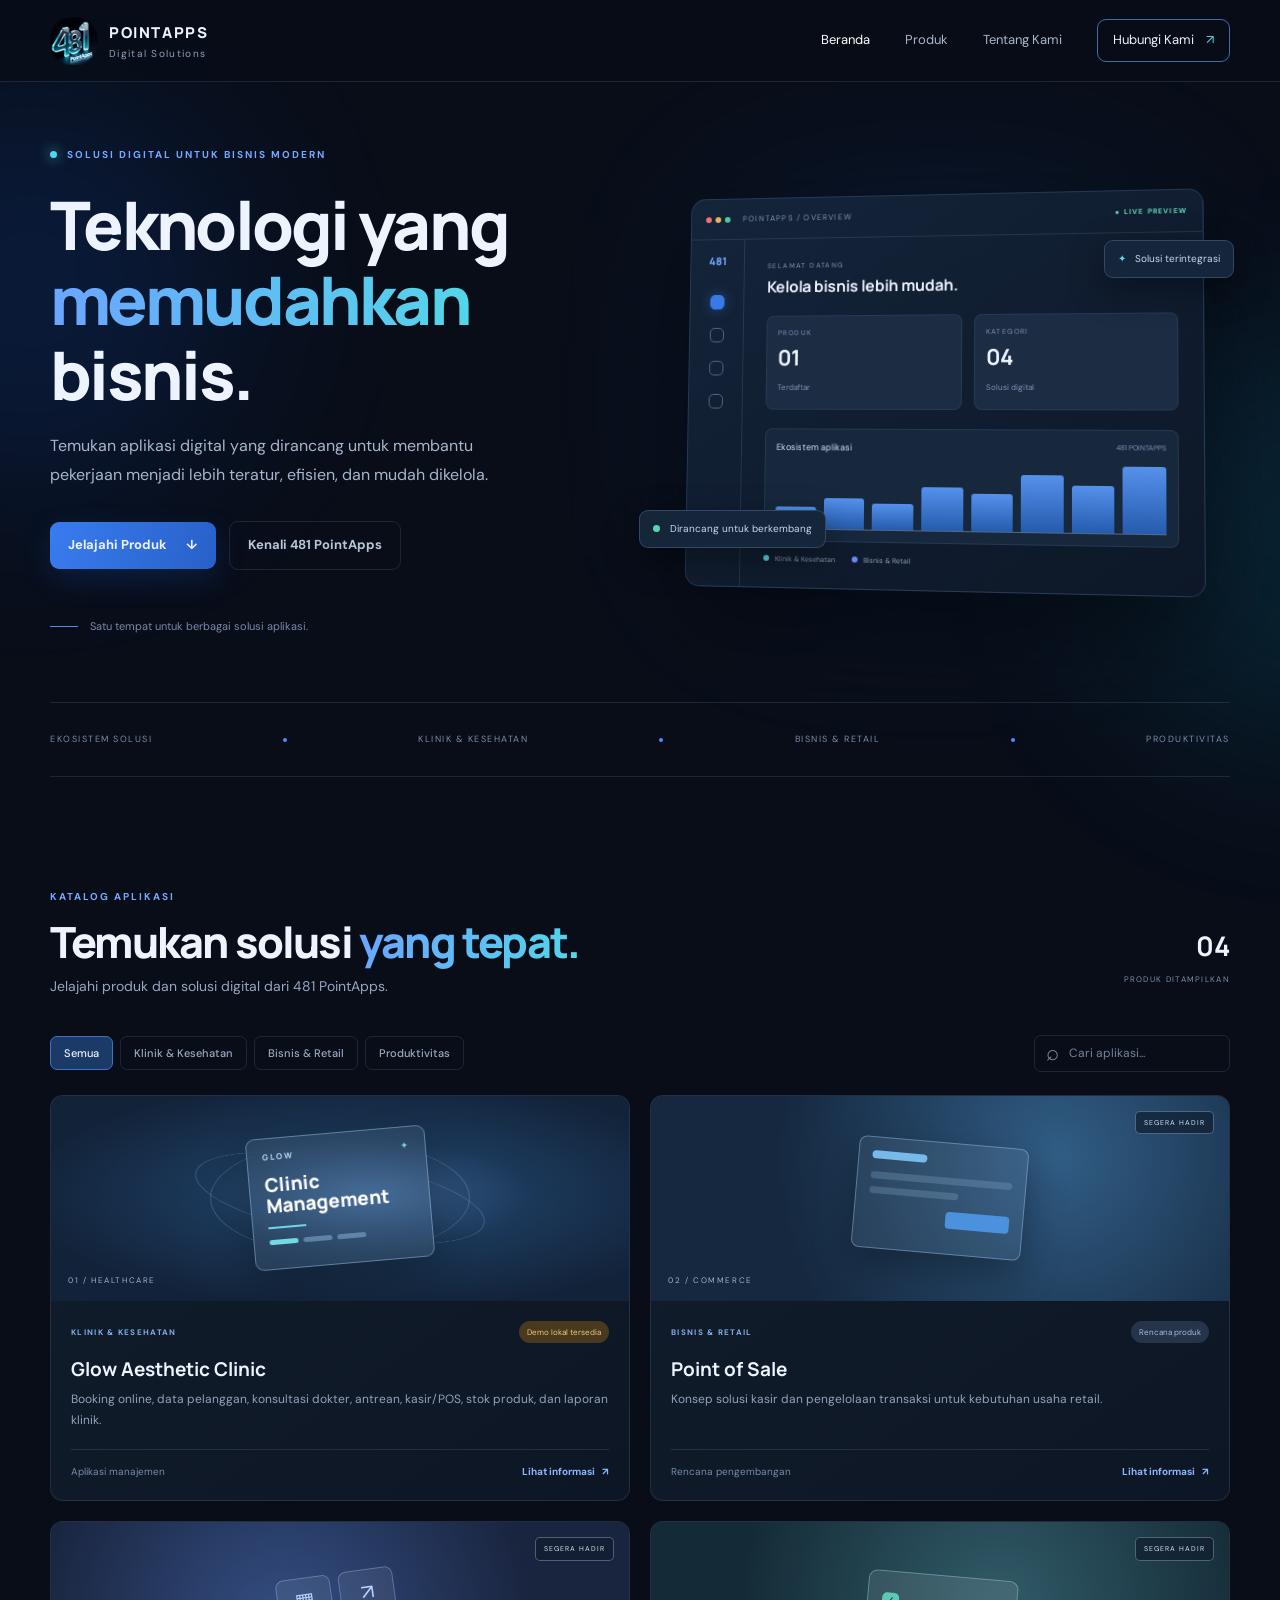
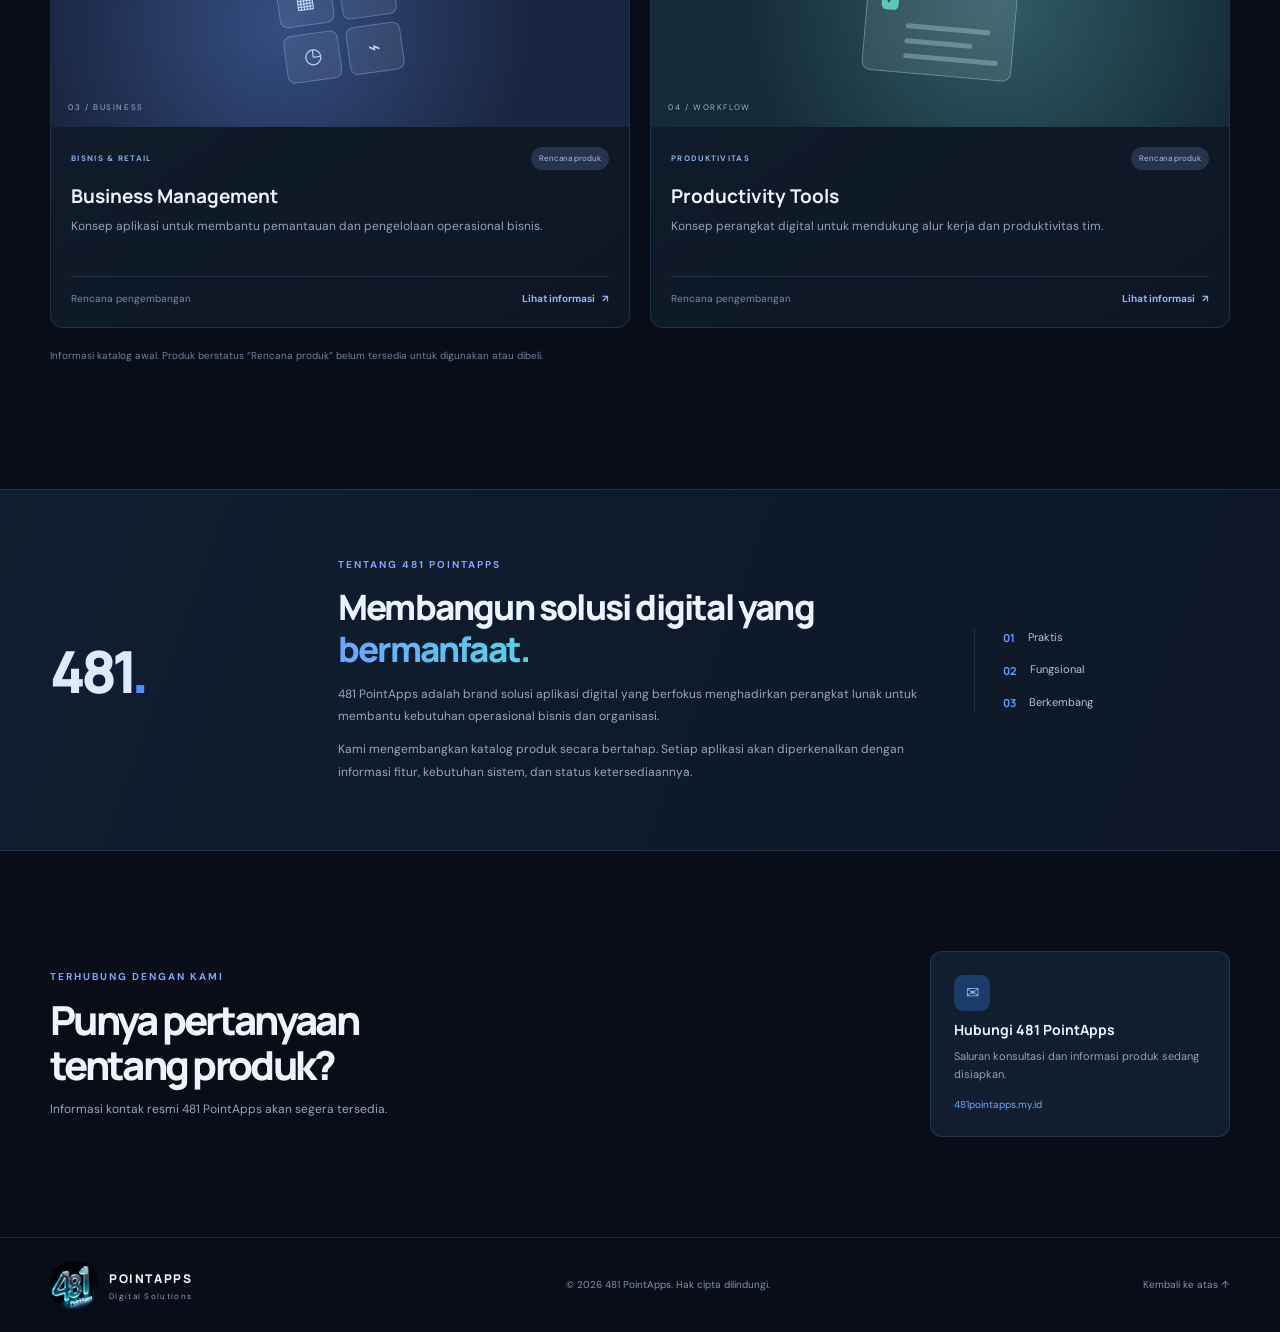
<file: index.html>
<!doctype html>
<html lang="id">
<head>
  <meta charset="utf-8">
  <meta name="viewport" content="width=device-width, initial-scale=1">
  <meta name="theme-color" content="#080d18">
  <meta name="description" content="481 PointApps menyediakan solusi aplikasi digital untuk klinik, bisnis, retail, dan kebutuhan operasional.">
  <title>481 PointApps — Solusi Digital untuk Bisnis</title>
  <link rel="icon" href="assets/favicon.svg" type="image/svg+xml">
  <link rel="stylesheet" href="assets/style.css">
</head>
<body>
  <div class="ambient ambient-one"></div><div class="ambient ambient-two"></div>
  <header class="site-header">
    <a class="brand" href="#" aria-label="481 PointApps Beranda">
  <img src="assets/images/logo-481.png" alt="481 PointApps" class="brand-logo">
  <span class="brand-copy"><strong>POINTAPPS</strong><small>Digital Solutions</small></span>
</a>
    <button class="menu-toggle" id="menuToggle" aria-label="Buka menu" aria-expanded="false">☰</button>
    <nav class="nav" id="mainNav">
      <a href="#beranda" class="active">Beranda</a>
      <a href="#produk">Produk</a>
      <a href="#tentang">Tentang Kami</a>
      <a href="#kontak" class="nav-cta">Hubungi Kami <span>↗</span></a>
    </nav>
  </header>

  <main>
    <section class="hero section-wrap" id="beranda">
      <div class="hero-content">
        <div class="eyebrow"><span class="pulse"></span> SOLUSI DIGITAL UNTUK BISNIS MODERN</div>
        <h1>Teknologi yang<br><span>memudahkan</span> bisnis.</h1>
        <p class="hero-lead">Temukan aplikasi digital yang dirancang untuk membantu pekerjaan menjadi lebih teratur, efisien, dan mudah dikelola.</p>
        <div class="hero-actions">
          <a class="button button-primary" href="#produk">Jelajahi Produk <span>↓</span></a>
          <a class="button button-quiet" href="#tentang">Kenali 481 PointApps</a>
        </div>
        <div class="hero-note"><span class="note-line"></span> Satu tempat untuk berbagai solusi aplikasi.</div>
      </div>
      <div class="hero-visual" aria-label="Ilustrasi dashboard aplikasi">
        <div class="visual-glow"></div>
        <div class="dashboard-card">
          <div class="dash-top"><div class="window-dots"><i></i><i></i><i></i></div><span>POINTAPPS / OVERVIEW</span><b>● LIVE PREVIEW</b></div>
          <div class="dash-body">
            <div class="dash-side"><div class="side-logo">481</div><i class="selected"></i><i></i><i></i><i></i></div>
            <div class="dash-main">
              <div class="dash-greeting"><small>SELAMAT DATANG</small><strong>Kelola bisnis lebih mudah.</strong></div>
              <div class="stat-grid"><div><small>PRODUK</small><strong>01</strong><em>Terdaftar</em></div><div><small>KATEGORI</small><strong>04</strong><em>Solusi digital</em></div></div>
              <div class="chart-box"><div class="chart-heading"><span>Ekosistem aplikasi</span><small>481 POINTAPPS</small></div><div class="chart-bars"><i style="height:34%"></i><i style="height:48%"></i><i style="height:40%"></i><i style="height:67%"></i><i style="height:58%"></i><i style="height:86%"></i><i style="height:72%"></i><i style="height:100%"></i></div></div>
              <div class="dash-bottom"><span><i></i> Klinik & Kesehatan</span><span><i></i> Bisnis & Retail</span></div>
            </div>
          </div>
        </div>
        <div class="floating-chip chip-top"><span>✦</span> Solusi terintegrasi</div>
        <div class="floating-chip chip-bottom"><span class="chip-dot"></span> Dirancang untuk berkembang</div>
      </div>
    </section>

    <section class="trust-strip section-wrap">
      <span>EKOSISTEM SOLUSI</span><b></b><span>KLINIK & KESEHATAN</span><b></b><span>BISNIS & RETAIL</span><b></b><span>PRODUKTIVITAS</span>
    </section>

    <section class="products section-wrap" id="produk">
      <div class="section-heading">
        <div><div class="eyebrow">KATALOG APLIKASI</div><h2>Temukan solusi <span>yang tepat.</span></h2><p>Jelajahi produk dan solusi digital dari 481 PointApps.</p></div>
        <div class="catalog-count"><strong id="productCount">01</strong><small>PRODUK DITAMPILKAN</small></div>
      </div>
      <div class="catalog-toolbar">
        <div class="filters" role="group" aria-label="Filter kategori">
          <button class="filter active" data-filter="all">Semua</button>
          <button class="filter" data-filter="clinic">Klinik & Kesehatan</button>
          <button class="filter" data-filter="business">Bisnis & Retail</button>
          <button class="filter" data-filter="productivity">Produktivitas</button>
        </div>
        <label class="search-box"><span>⌕</span><input id="productSearch" type="search" placeholder="Cari aplikasi..." aria-label="Cari aplikasi"></label>
      </div>
      <div class="product-grid" id="productGrid">
        <article class="product-card" data-category="clinic" data-name="glow aesthetic clinic manajemen klinik kecantikan">
          <div class="product-art glow-art">
            <div class="art-orbit orbit-one"></div><div class="art-orbit orbit-two"></div>
            <div class="glow-window"><div class="mini-top"><span>GLOW</span><span>✦</span></div><div class="mini-title">Clinic<br>Management</div><div class="mini-line"></div><div class="mini-pills"><i></i><i></i><i></i></div></div>
            <span class="art-label">01 / HEALTHCARE</span>
          </div>
          <div class="product-info">
            <div class="product-meta"><span class="category-tag">KLINIK & KESEHATAN</span><span class="status status-prep">Demo lokal tersedia</span></div>
            <h3>Glow Aesthetic Clinic</h3>
            <p>Booking online, data pelanggan, konsultasi dokter, antrean, kasir/POS, stok produk, dan laporan klinik.</p>
            <div class="product-foot"><span class="product-type">Aplikasi manajemen</span><a href="produk/glow-aesthetic-clinic.html" class="text-link">Lihat informasi <span>↗</span></a></div>
          </div>
        </article>
        <article class="product-card concept-card" data-category="business" data-name="point of sale kasir retail inventori">
          <div class="product-art pos-art"><div class="pos-screen"><div class="pos-top"></div><div class="pos-row"></div><div class="pos-row short"></div><div class="pos-total"></div></div><span class="art-label">02 / COMMERCE</span><span class="coming-stamp">SEGERA HADIR</span></div>
          <div class="product-info"><div class="product-meta"><span class="category-tag">BISNIS & RETAIL</span><span class="status status-plan">Rencana produk</span></div><h3>Point of Sale</h3><p>Konsep solusi kasir dan pengelolaan transaksi untuk kebutuhan usaha retail.</p><div class="product-foot"><span class="product-type">Rencana pengembangan</span><a href="produk/point-of-sale.html" class="text-link">Lihat informasi <span>↗</span></a></div></div>
        </article>
        <article class="product-card concept-card" data-category="business" data-name="business management manajemen usaha">
          <div class="product-art business-art"><div class="business-tiles"><i>▦</i><i>↗</i><i>◷</i><i>⌁</i></div><span class="art-label">03 / BUSINESS</span><span class="coming-stamp">SEGERA HADIR</span></div>
          <div class="product-info"><div class="product-meta"><span class="category-tag">BISNIS & RETAIL</span><span class="status status-plan">Rencana produk</span></div><h3>Business Management</h3><p>Konsep aplikasi untuk membantu pemantauan dan pengelolaan operasional bisnis.</p><div class="product-foot"><span class="product-type">Rencana pengembangan</span><a href="produk/business-management.html" class="text-link">Lihat informasi <span>↗</span></a></div></div>
        </article>
        <article class="product-card concept-card" data-category="productivity" data-name="productivity workflow task management">
          <div class="product-art productivity-art"><div class="task-card"><i>✓</i><span></span><span></span><span></span></div><span class="art-label">04 / WORKFLOW</span><span class="coming-stamp">SEGERA HADIR</span></div>
          <div class="product-info"><div class="product-meta"><span class="category-tag">PRODUKTIVITAS</span><span class="status status-plan">Rencana produk</span></div><h3>Productivity Tools</h3><p>Konsep perangkat digital untuk mendukung alur kerja dan produktivitas tim.</p><div class="product-foot"><span class="product-type">Rencana pengembangan</span><a href="produk/productivity-tools.html" class="text-link">Lihat informasi <span>↗</span></a></div></div>
        </article>
      </div>
      <div class="empty-state" id="emptyState" hidden>Tidak ada produk yang cocok dengan pencarian Anda.</div>
      <p class="catalog-disclaimer">Informasi katalog awal. Produk berstatus “Rencana produk” belum tersedia untuk digunakan atau dibeli.</p>
    </section>

    <section class="about-section" id="tentang"><div class="section-wrap about-inner">
      <div class="about-mark">481<span>.</span></div>
      <div class="about-copy"><div class="eyebrow">TENTANG 481 POINTAPPS</div><h2>Membangun solusi digital yang <span>bermanfaat.</span></h2><p>481 PointApps adalah brand solusi aplikasi digital yang berfokus menghadirkan perangkat lunak untuk membantu kebutuhan operasional bisnis dan organisasi.</p><p>Kami mengembangkan katalog produk secara bertahap. Setiap aplikasi akan diperkenalkan dengan informasi fitur, kebutuhan sistem, dan status ketersediaannya.</p></div>
      <div class="about-values"><div><strong>01</strong><span>Praktis</span></div><div><strong>02</strong><span>Fungsional</span></div><div><strong>03</strong><span>Berkembang</span></div></div>
    </div></section>

    <section class="contact section-wrap" id="kontak">
      <div><div class="eyebrow">TERHUBUNG DENGAN KAMI</div><h2>Punya pertanyaan<br>tentang produk?</h2><p>Informasi kontak resmi 481 PointApps akan segera tersedia.</p></div>
      <div class="contact-card"><div class="contact-icon">✉</div><strong>Hubungi 481 PointApps</strong><span>Saluran konsultasi dan informasi produk sedang disiapkan.</span><small>481pointapps.my.id</small></div>
    </section>
  </main>

  <footer class="footer"><div class="section-wrap footer-inner"><a class="brand" href="#"><img src="assets/images/logo-481.png" alt="481 PointApps" class="brand-logo"><span class="brand-copy"><strong>POINTAPPS</strong><small>Digital Solutions</small></span></a><span>© <span id="year"></span> 481 PointApps. Hak cipta dilindungi.</span><a href="#beranda">Kembali ke atas ↑</a></div></footer>
  <script src="assets/app.js"></script>
</body>
</html>
</file>
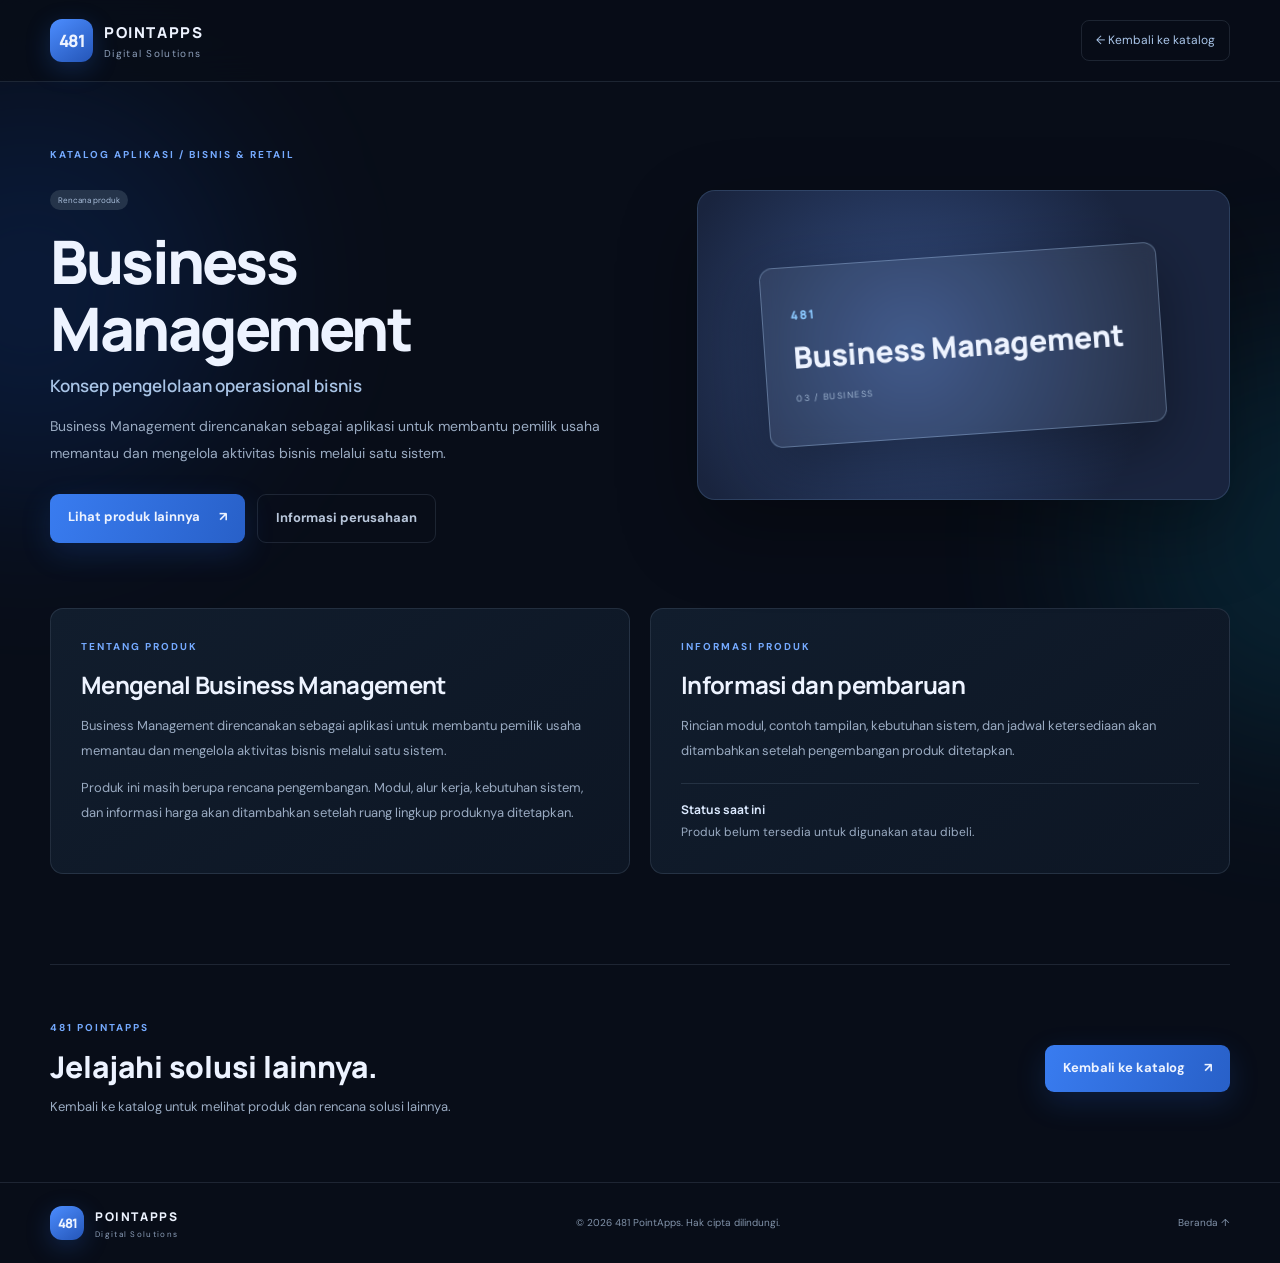
<file: produk/business-management.html>
<!doctype html>
<html lang="id"><head><meta charset="utf-8"><meta name="viewport" content="width=device-width, initial-scale=1"><meta name="theme-color" content="#080d18"><meta name="description" content="Informasi Business Management dari 481 PointApps."><title>Business Management — 481 PointApps</title><link rel="icon" href="../assets/favicon.svg" type="image/svg+xml"><link rel="stylesheet" href="../assets/style.css"><link rel="stylesheet" href="../assets/detail.css"></head>
<body><div class="ambient ambient-one"></div><div class="ambient ambient-two"></div>
<header class="site-header"><a class="brand" href="../index.html"><span class="brand-mark">481</span><span class="brand-copy"><strong>POINTAPPS</strong><small>Digital Solutions</small></span></a><a class="detail-home" href="../index.html#produk">← Kembali ke katalog</a></header>
<main><section class="detail-hero section-wrap"><div class="detail-copy"><div class="eyebrow">KATALOG APLIKASI / BISNIS & RETAIL</div><div class="detail-status"><span class="status status-plan">Rencana produk</span></div><h1>Business Management</h1><h2>Konsep pengelolaan operasional bisnis</h2><p>Business Management direncanakan sebagai aplikasi untuk membantu pemilik usaha memantau dan mengelola aktivitas bisnis melalui satu sistem.</p><div class="detail-actions"><a class="button button-primary" href="../index.html#produk">Lihat produk lainnya <span>↗</span></a><a class="button button-quiet" href="../index.html#kontak">Informasi perusahaan</a></div></div><div class="detail-art business-art"><div class="detail-art-inner"><span>481</span><strong>Business Management</strong><small>03 / BUSINESS</small></div></div></section>
<section class="detail-content section-wrap"><article class="detail-panel"><div class="eyebrow">TENTANG PRODUK</div><h2>Mengenal Business Management</h2><p>Business Management direncanakan sebagai aplikasi untuk membantu pemilik usaha memantau dan mengelola aktivitas bisnis melalui satu sistem.</p><p>Produk ini masih berupa rencana pengembangan. Modul, alur kerja, kebutuhan sistem, dan informasi harga akan ditambahkan setelah ruang lingkup produknya ditetapkan.</p></article><article class="detail-panel"><div class="eyebrow">INFORMASI PRODUK</div><h2>Informasi dan pembaruan</h2><p>Rincian modul, contoh tampilan, kebutuhan sistem, dan jadwal ketersediaan akan ditambahkan setelah pengembangan produk ditetapkan.</p><div class="detail-note"><strong>Status saat ini</strong><span>Produk belum tersedia untuk digunakan atau dibeli.</span></div></article></section>
<section class="detail-bottom section-wrap"><div><div class="eyebrow">481 POINTAPPS</div><h2>Jelajahi solusi lainnya.</h2><p>Kembali ke katalog untuk melihat produk dan rencana solusi lainnya.</p></div><a class="button button-primary" href="../index.html#produk">Kembali ke katalog <span>↗</span></a></section></main>
<footer class="footer"><div class="section-wrap footer-inner"><a class="brand" href="../index.html"><span class="brand-mark">481</span><span class="brand-copy"><strong>POINTAPPS</strong><small>Digital Solutions</small></span></a><span>© <span id="year"></span> 481 PointApps. Hak cipta dilindungi.</span><a href="../index.html">Beranda ↑</a></div></footer><script>document.getElementById('year').textContent=new Date().getFullYear();</script></body></html>
</file>
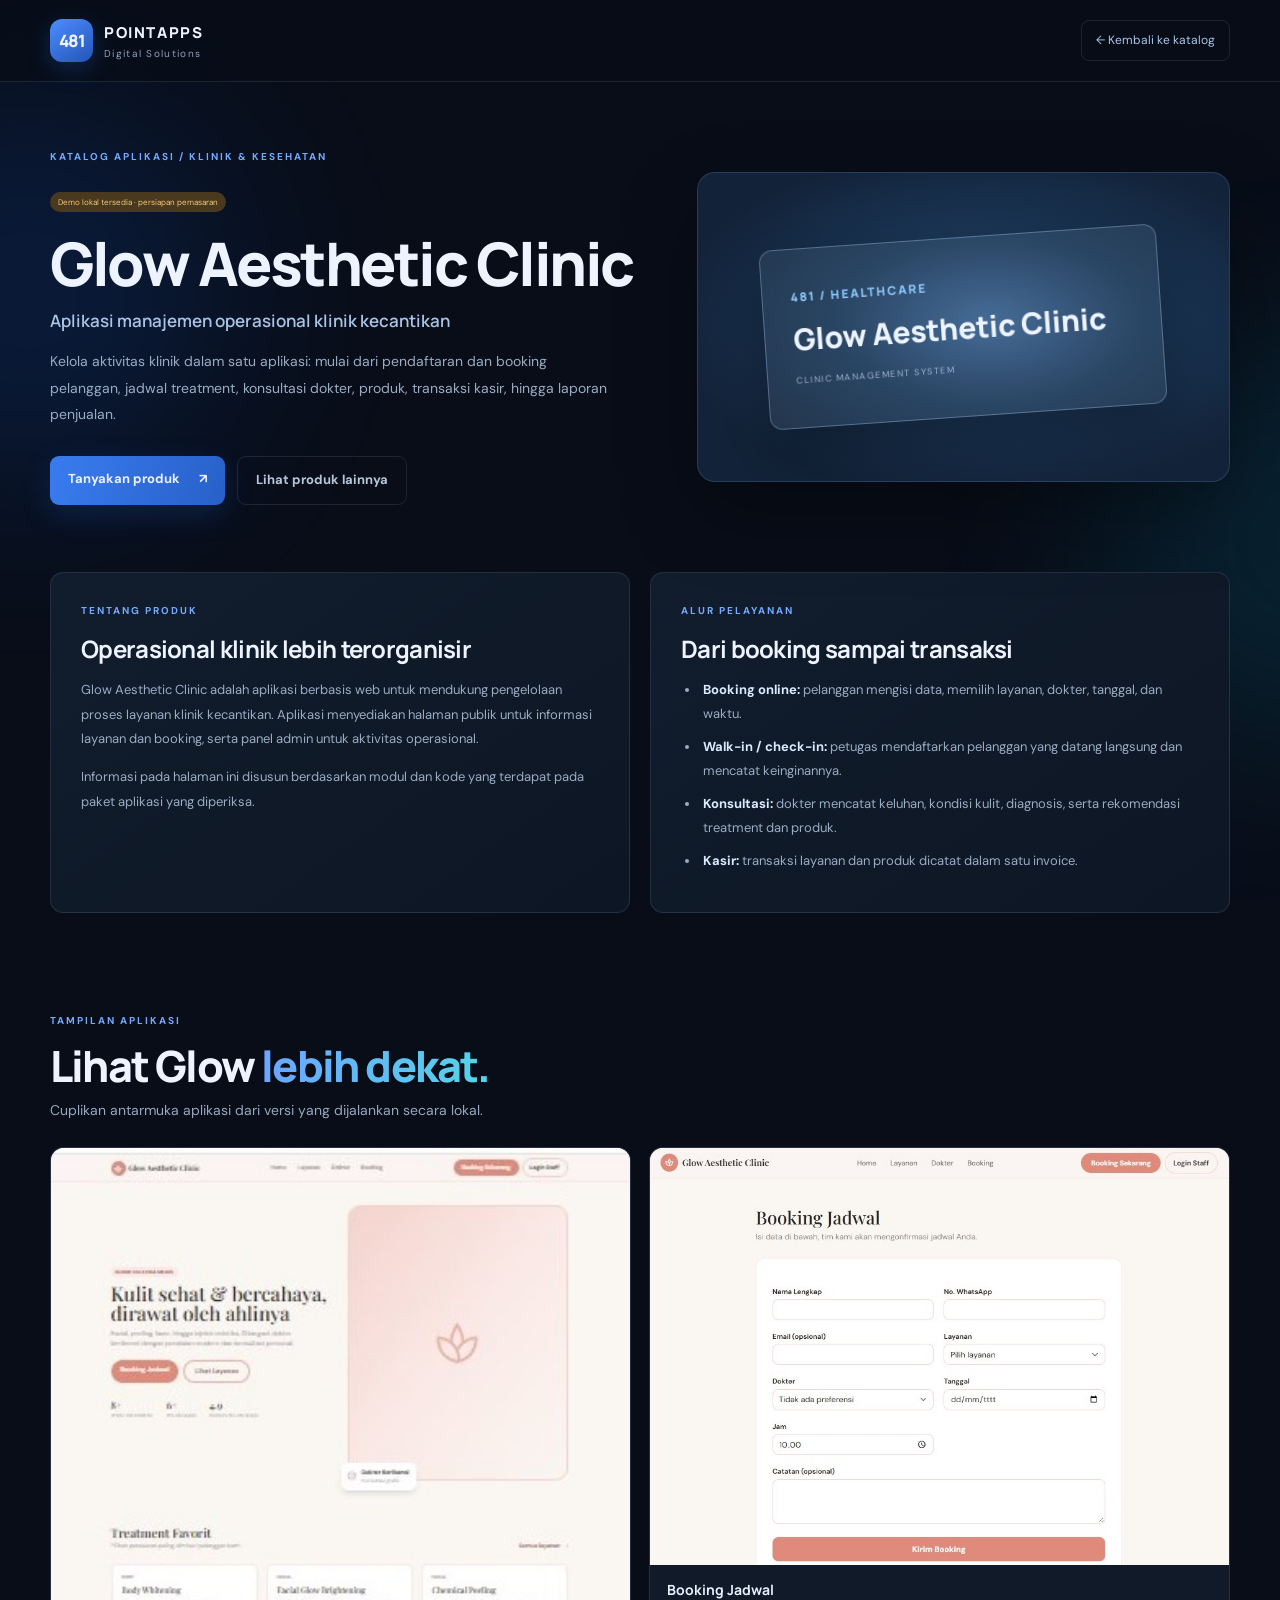
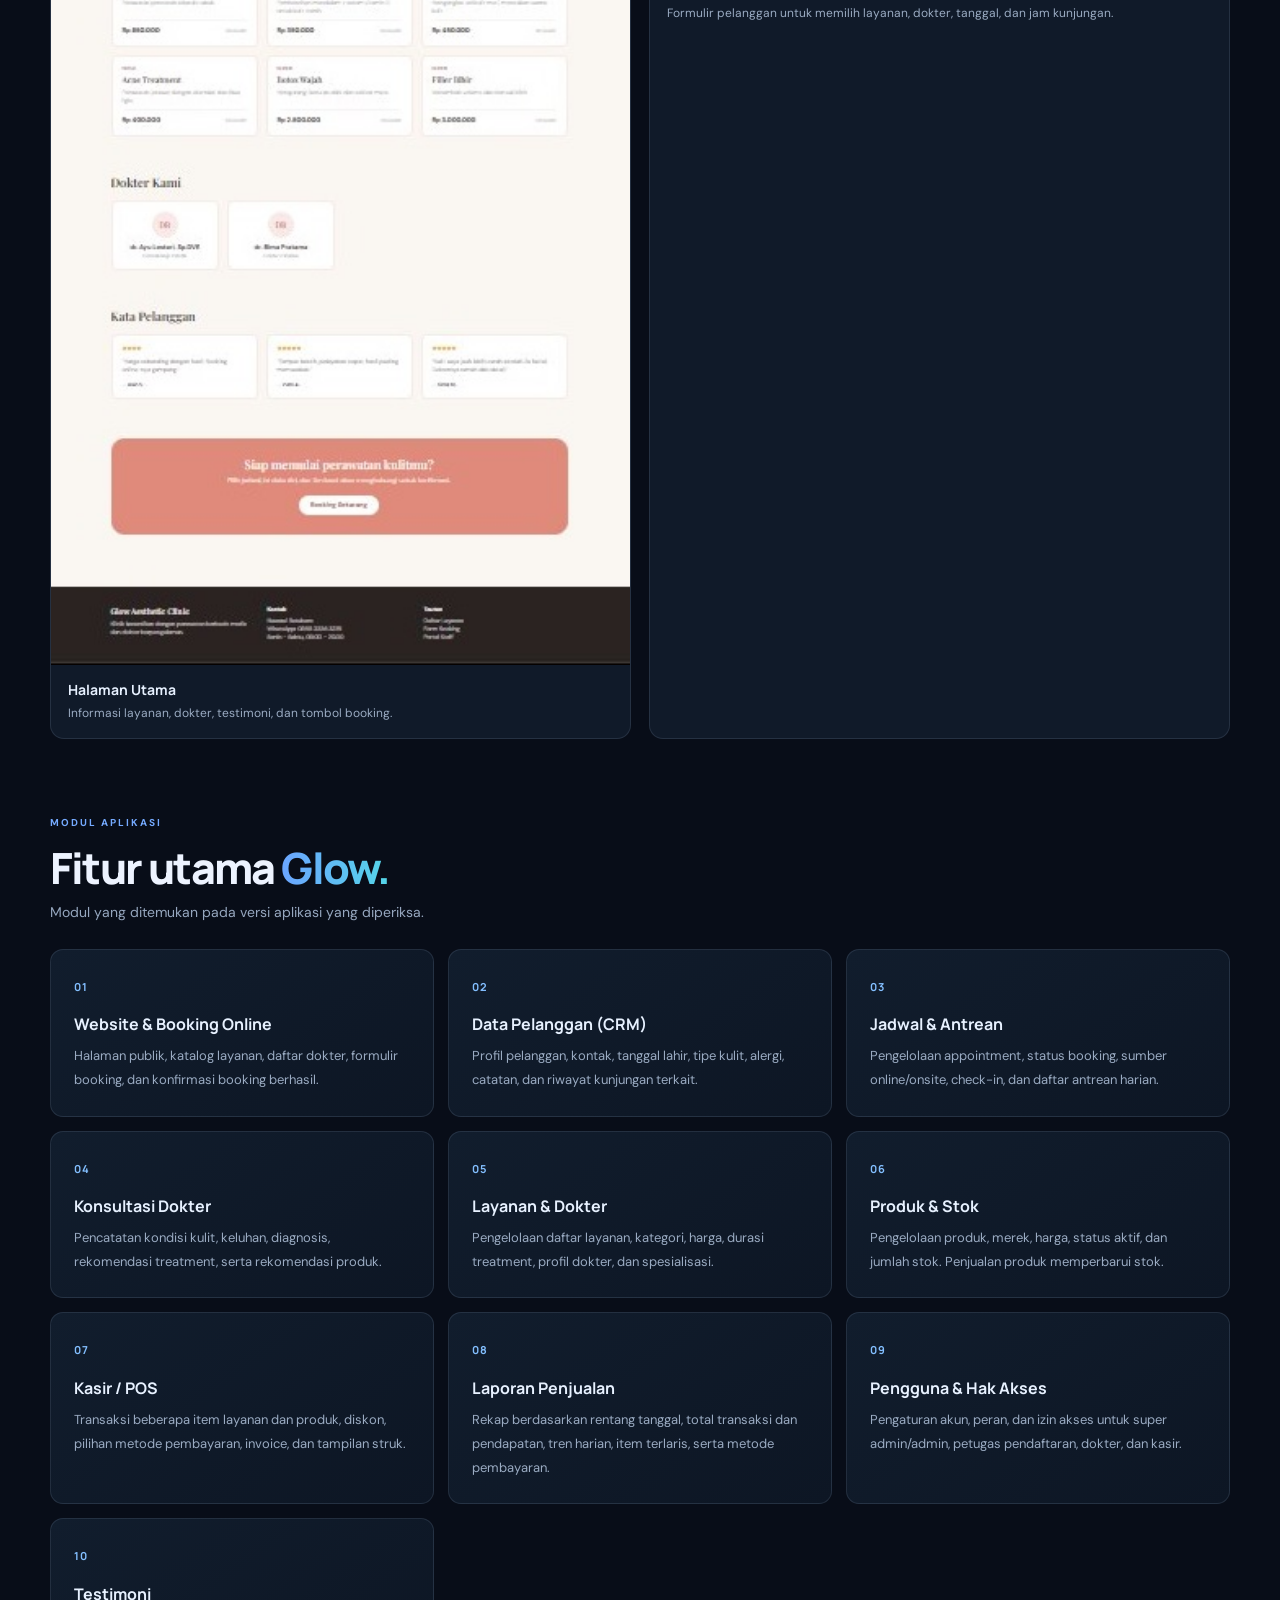
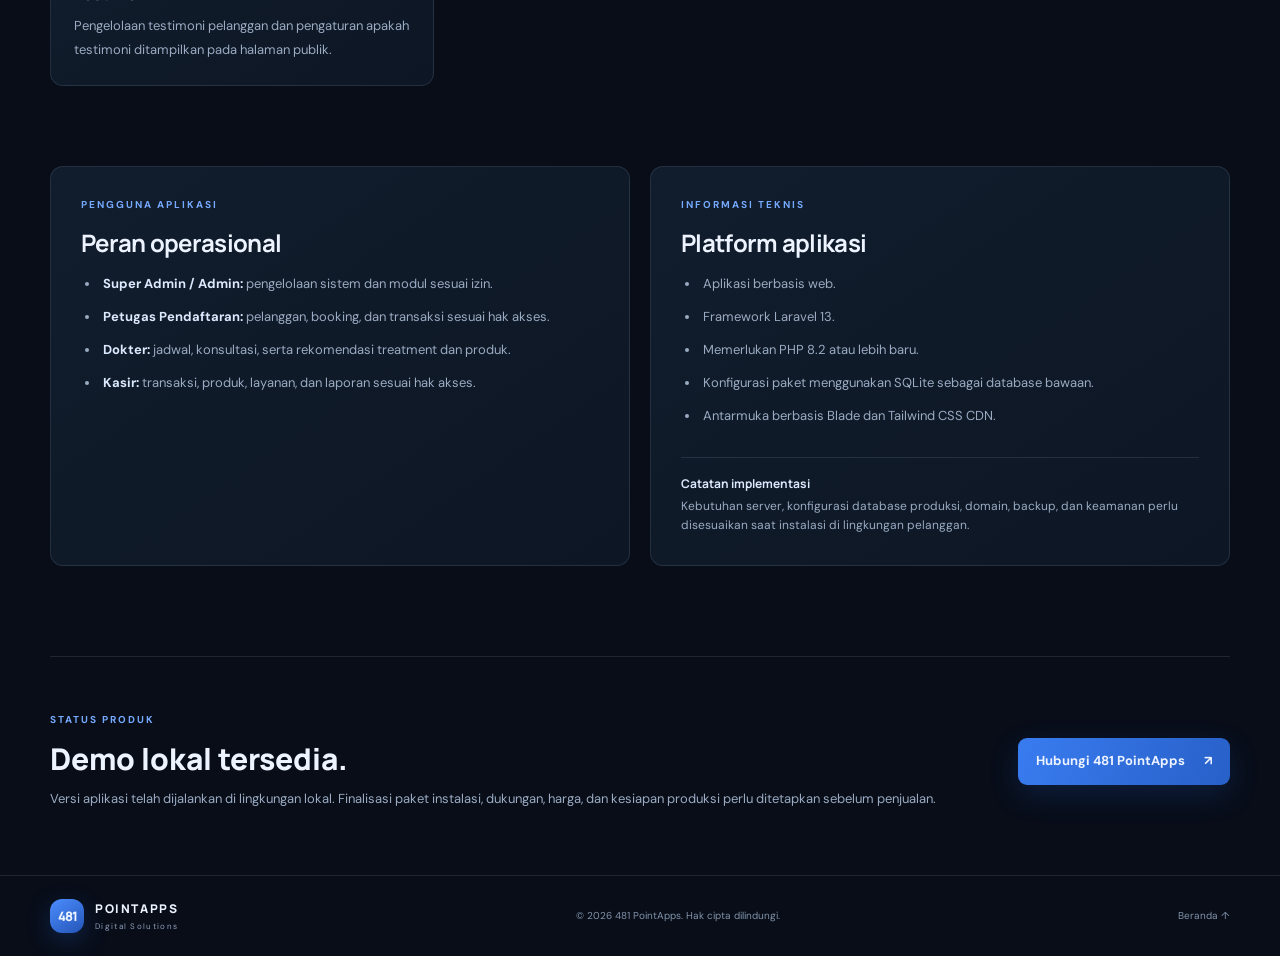
<file: produk/glow-aesthetic-clinic.html>
<!doctype html>
<html lang="id">
<head>
  <meta charset="utf-8">
  <meta name="viewport" content="width=device-width, initial-scale=1">
  <meta name="theme-color" content="#080d18">
  <meta name="description" content="Glow Aesthetic Clinic — aplikasi manajemen klinik kecantikan dengan booking online, data pelanggan, konsultasi, kasir, dan laporan.">
  <title>Glow Aesthetic Clinic — 481 PointApps</title>
  <link rel="icon" href="../assets/favicon.svg" type="image/svg+xml">
  <link rel="stylesheet" href="../assets/style.css">
  <link rel="stylesheet" href="../assets/detail.css">
</head>
<body>
<div class="ambient ambient-one"></div><div class="ambient ambient-two"></div>
<header class="site-header">
  <a class="brand" href="../index.html"><span class="brand-mark">481</span><span class="brand-copy"><strong>POINTAPPS</strong><small>Digital Solutions</small></span></a>
  <a class="detail-home" href="../index.html#produk">← Kembali ke katalog</a>
</header>
<main>
  <section class="detail-hero section-wrap">
    <div class="detail-copy">
      <div class="eyebrow">KATALOG APLIKASI / KLINIK & KESEHATAN</div>
      <div class="detail-status"><span class="status status-prep">Demo lokal tersedia · persiapan pemasaran</span></div>
      <h1>Glow Aesthetic Clinic</h1>
      <h2>Aplikasi manajemen operasional klinik kecantikan</h2>
      <p>Kelola aktivitas klinik dalam satu aplikasi: mulai dari pendaftaran dan booking pelanggan, jadwal treatment, konsultasi dokter, produk, transaksi kasir, hingga laporan penjualan.</p>
      <div class="detail-actions">
        <a class="button button-primary" href="../index.html#kontak">Tanyakan produk <span>↗</span></a>
        <a class="button button-quiet" href="../index.html#produk">Lihat produk lainnya</a>
      </div>
    </div>
    <div class="detail-art glow-art">
      <div class="detail-art-inner"><span>481 / HEALTHCARE</span><strong>Glow Aesthetic Clinic</strong><small>CLINIC MANAGEMENT SYSTEM</small></div>
    </div>
  </section>

  <section class="detail-content section-wrap">
    <article class="detail-panel">
      <div class="eyebrow">TENTANG PRODUK</div>
      <h2>Operasional klinik lebih terorganisir</h2>
      <p>Glow Aesthetic Clinic adalah aplikasi berbasis web untuk mendukung pengelolaan proses layanan klinik kecantikan. Aplikasi menyediakan halaman publik untuk informasi layanan dan booking, serta panel admin untuk aktivitas operasional.</p>
      <p>Informasi pada halaman ini disusun berdasarkan modul dan kode yang terdapat pada paket aplikasi yang diperiksa.</p>
    </article>
    <article class="detail-panel">
      <div class="eyebrow">ALUR PELAYANAN</div>
      <h2>Dari booking sampai transaksi</h2>
      <ul class="feature-list">
        <li><strong>Booking online:</strong> pelanggan mengisi data, memilih layanan, dokter, tanggal, dan waktu.</li>
        <li><strong>Walk-in / check-in:</strong> petugas mendaftarkan pelanggan yang datang langsung dan mencatat keinginannya.</li>
        <li><strong>Konsultasi:</strong> dokter mencatat keluhan, kondisi kulit, diagnosis, serta rekomendasi treatment dan produk.</li>
        <li><strong>Kasir:</strong> transaksi layanan dan produk dicatat dalam satu invoice.</li>
      </ul>
    </article>
  </section>


  <section class="section-wrap glow-gallery">
    <div class="section-heading">
      <div><div class="eyebrow">TAMPILAN APLIKASI</div><h2>Lihat Glow <span>lebih dekat.</span></h2>
      <p>Cuplikan antarmuka aplikasi dari versi yang dijalankan secara lokal.</p></div>
    </div>
    <div class="glow-gallery-grid">
      <figure class="glow-shot">
        <img src="../assets/images/glow-home.jpg" alt="Halaman utama Glow Aesthetic Clinic dengan daftar treatment, dokter, dan testimoni" loading="lazy">
        <figcaption><strong>Halaman Utama</strong><span>Informasi layanan, dokter, testimoni, dan tombol booking.</span></figcaption>
      </figure>
      <figure class="glow-shot">
        <img src="../assets/images/glow-booking.jpg" alt="Formulir booking jadwal Glow Aesthetic Clinic" loading="lazy">
        <figcaption><strong>Booking Jadwal</strong><span>Formulir pelanggan untuk memilih layanan, dokter, tanggal, dan jam kunjungan.</span></figcaption>
      </figure>
    </div>
  </section>

  <section class="section-wrap feature-section">
    <div class="section-heading">
      <div><div class="eyebrow">MODUL APLIKASI</div><h2>Fitur utama <span>Glow.</span></h2><p>Modul yang ditemukan pada versi aplikasi yang diperiksa.</p></div>
    </div>
    <div class="feature-grid">
      <article class="feature-card"><span>01</span><h3>Website & Booking Online</h3><p>Halaman publik, katalog layanan, daftar dokter, formulir booking, dan konfirmasi booking berhasil.</p></article>
      <article class="feature-card"><span>02</span><h3>Data Pelanggan (CRM)</h3><p>Profil pelanggan, kontak, tanggal lahir, tipe kulit, alergi, catatan, dan riwayat kunjungan terkait.</p></article>
      <article class="feature-card"><span>03</span><h3>Jadwal & Antrean</h3><p>Pengelolaan appointment, status booking, sumber online/onsite, check-in, dan daftar antrean harian.</p></article>
      <article class="feature-card"><span>04</span><h3>Konsultasi Dokter</h3><p>Pencatatan kondisi kulit, keluhan, diagnosis, rekomendasi treatment, serta rekomendasi produk.</p></article>
      <article class="feature-card"><span>05</span><h3>Layanan & Dokter</h3><p>Pengelolaan daftar layanan, kategori, harga, durasi treatment, profil dokter, dan spesialisasi.</p></article>
      <article class="feature-card"><span>06</span><h3>Produk & Stok</h3><p>Pengelolaan produk, merek, harga, status aktif, dan jumlah stok. Penjualan produk memperbarui stok.</p></article>
      <article class="feature-card"><span>07</span><h3>Kasir / POS</h3><p>Transaksi beberapa item layanan dan produk, diskon, pilihan metode pembayaran, invoice, dan tampilan struk.</p></article>
      <article class="feature-card"><span>08</span><h3>Laporan Penjualan</h3><p>Rekap berdasarkan rentang tanggal, total transaksi dan pendapatan, tren harian, item terlaris, serta metode pembayaran.</p></article>
      <article class="feature-card"><span>09</span><h3>Pengguna & Hak Akses</h3><p>Pengaturan akun, peran, dan izin akses untuk super admin/admin, petugas pendaftaran, dokter, dan kasir.</p></article>
      <article class="feature-card"><span>10</span><h3>Testimoni</h3><p>Pengelolaan testimoni pelanggan dan pengaturan apakah testimoni ditampilkan pada halaman publik.</p></article>
    </div>
  </section>

  <section class="detail-content section-wrap">
    <article class="detail-panel">
      <div class="eyebrow">PENGGUNA APLIKASI</div><h2>Peran operasional</h2>
      <ul class="feature-list">
        <li><strong>Super Admin / Admin:</strong> pengelolaan sistem dan modul sesuai izin.</li>
        <li><strong>Petugas Pendaftaran:</strong> pelanggan, booking, dan transaksi sesuai hak akses.</li>
        <li><strong>Dokter:</strong> jadwal, konsultasi, serta rekomendasi treatment dan produk.</li>
        <li><strong>Kasir:</strong> transaksi, produk, layanan, dan laporan sesuai hak akses.</li>
      </ul>
    </article>
    <article class="detail-panel">
      <div class="eyebrow">INFORMASI TEKNIS</div><h2>Platform aplikasi</h2>
      <ul class="feature-list">
        <li>Aplikasi berbasis web.</li>
        <li>Framework Laravel 13.</li>
        <li>Memerlukan PHP 8.2 atau lebih baru.</li>
        <li>Konfigurasi paket menggunakan SQLite sebagai database bawaan.</li>
        <li>Antarmuka berbasis Blade dan Tailwind CSS CDN.</li>
      </ul>
      <div class="detail-note"><strong>Catatan implementasi</strong><span>Kebutuhan server, konfigurasi database produksi, domain, backup, dan keamanan perlu disesuaikan saat instalasi di lingkungan pelanggan.</span></div>
    </article>
  </section>

  <section class="detail-bottom section-wrap">
    <div><div class="eyebrow">STATUS PRODUK</div><h2>Demo lokal tersedia.</h2><p>Versi aplikasi telah dijalankan di lingkungan lokal. Finalisasi paket instalasi, dukungan, harga, dan kesiapan produksi perlu ditetapkan sebelum penjualan.</p></div>
    <a class="button button-primary" href="../index.html#kontak">Hubungi 481 PointApps <span>↗</span></a>
  </section>
</main>
<footer class="footer"><div class="section-wrap footer-inner"><a class="brand" href="../index.html"><span class="brand-mark">481</span><span class="brand-copy"><strong>POINTAPPS</strong><small>Digital Solutions</small></span></a><span>© <span id="year"></span> 481 PointApps. Hak cipta dilindungi.</span><a href="../index.html">Beranda ↑</a></div></footer>
<script>document.getElementById('year').textContent=new Date().getFullYear();</script>
</body></html>
</file>
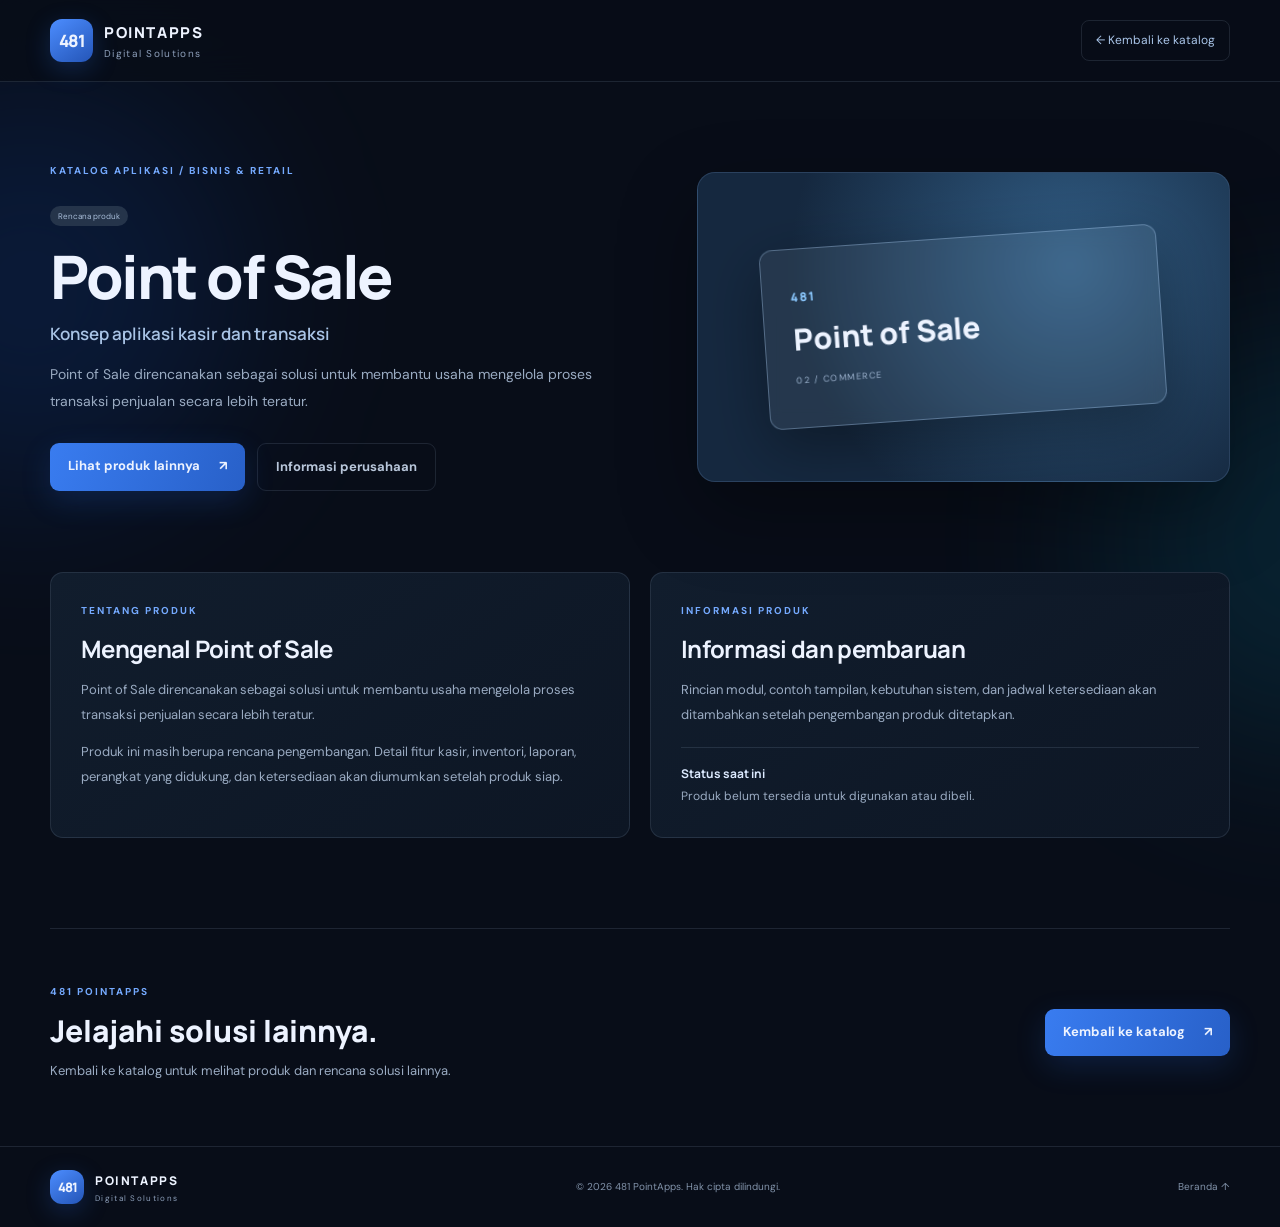
<file: produk/point-of-sale.html>
<!doctype html>
<html lang="id"><head><meta charset="utf-8"><meta name="viewport" content="width=device-width, initial-scale=1"><meta name="theme-color" content="#080d18"><meta name="description" content="Informasi Point of Sale dari 481 PointApps."><title>Point of Sale — 481 PointApps</title><link rel="icon" href="../assets/favicon.svg" type="image/svg+xml"><link rel="stylesheet" href="../assets/style.css"><link rel="stylesheet" href="../assets/detail.css"></head>
<body><div class="ambient ambient-one"></div><div class="ambient ambient-two"></div>
<header class="site-header"><a class="brand" href="../index.html"><span class="brand-mark">481</span><span class="brand-copy"><strong>POINTAPPS</strong><small>Digital Solutions</small></span></a><a class="detail-home" href="../index.html#produk">← Kembali ke katalog</a></header>
<main><section class="detail-hero section-wrap"><div class="detail-copy"><div class="eyebrow">KATALOG APLIKASI / BISNIS & RETAIL</div><div class="detail-status"><span class="status status-plan">Rencana produk</span></div><h1>Point of Sale</h1><h2>Konsep aplikasi kasir dan transaksi</h2><p>Point of Sale direncanakan sebagai solusi untuk membantu usaha mengelola proses transaksi penjualan secara lebih teratur.</p><div class="detail-actions"><a class="button button-primary" href="../index.html#produk">Lihat produk lainnya <span>↗</span></a><a class="button button-quiet" href="../index.html#kontak">Informasi perusahaan</a></div></div><div class="detail-art pos-art"><div class="detail-art-inner"><span>481</span><strong>Point of Sale</strong><small>02 / COMMERCE</small></div></div></section>
<section class="detail-content section-wrap"><article class="detail-panel"><div class="eyebrow">TENTANG PRODUK</div><h2>Mengenal Point of Sale</h2><p>Point of Sale direncanakan sebagai solusi untuk membantu usaha mengelola proses transaksi penjualan secara lebih teratur.</p><p>Produk ini masih berupa rencana pengembangan. Detail fitur kasir, inventori, laporan, perangkat yang didukung, dan ketersediaan akan diumumkan setelah produk siap.</p></article><article class="detail-panel"><div class="eyebrow">INFORMASI PRODUK</div><h2>Informasi dan pembaruan</h2><p>Rincian modul, contoh tampilan, kebutuhan sistem, dan jadwal ketersediaan akan ditambahkan setelah pengembangan produk ditetapkan.</p><div class="detail-note"><strong>Status saat ini</strong><span>Produk belum tersedia untuk digunakan atau dibeli.</span></div></article></section>
<section class="detail-bottom section-wrap"><div><div class="eyebrow">481 POINTAPPS</div><h2>Jelajahi solusi lainnya.</h2><p>Kembali ke katalog untuk melihat produk dan rencana solusi lainnya.</p></div><a class="button button-primary" href="../index.html#produk">Kembali ke katalog <span>↗</span></a></section></main>
<footer class="footer"><div class="section-wrap footer-inner"><a class="brand" href="../index.html"><span class="brand-mark">481</span><span class="brand-copy"><strong>POINTAPPS</strong><small>Digital Solutions</small></span></a><span>© <span id="year"></span> 481 PointApps. Hak cipta dilindungi.</span><a href="../index.html">Beranda ↑</a></div></footer><script>document.getElementById('year').textContent=new Date().getFullYear();</script></body></html>
</file>
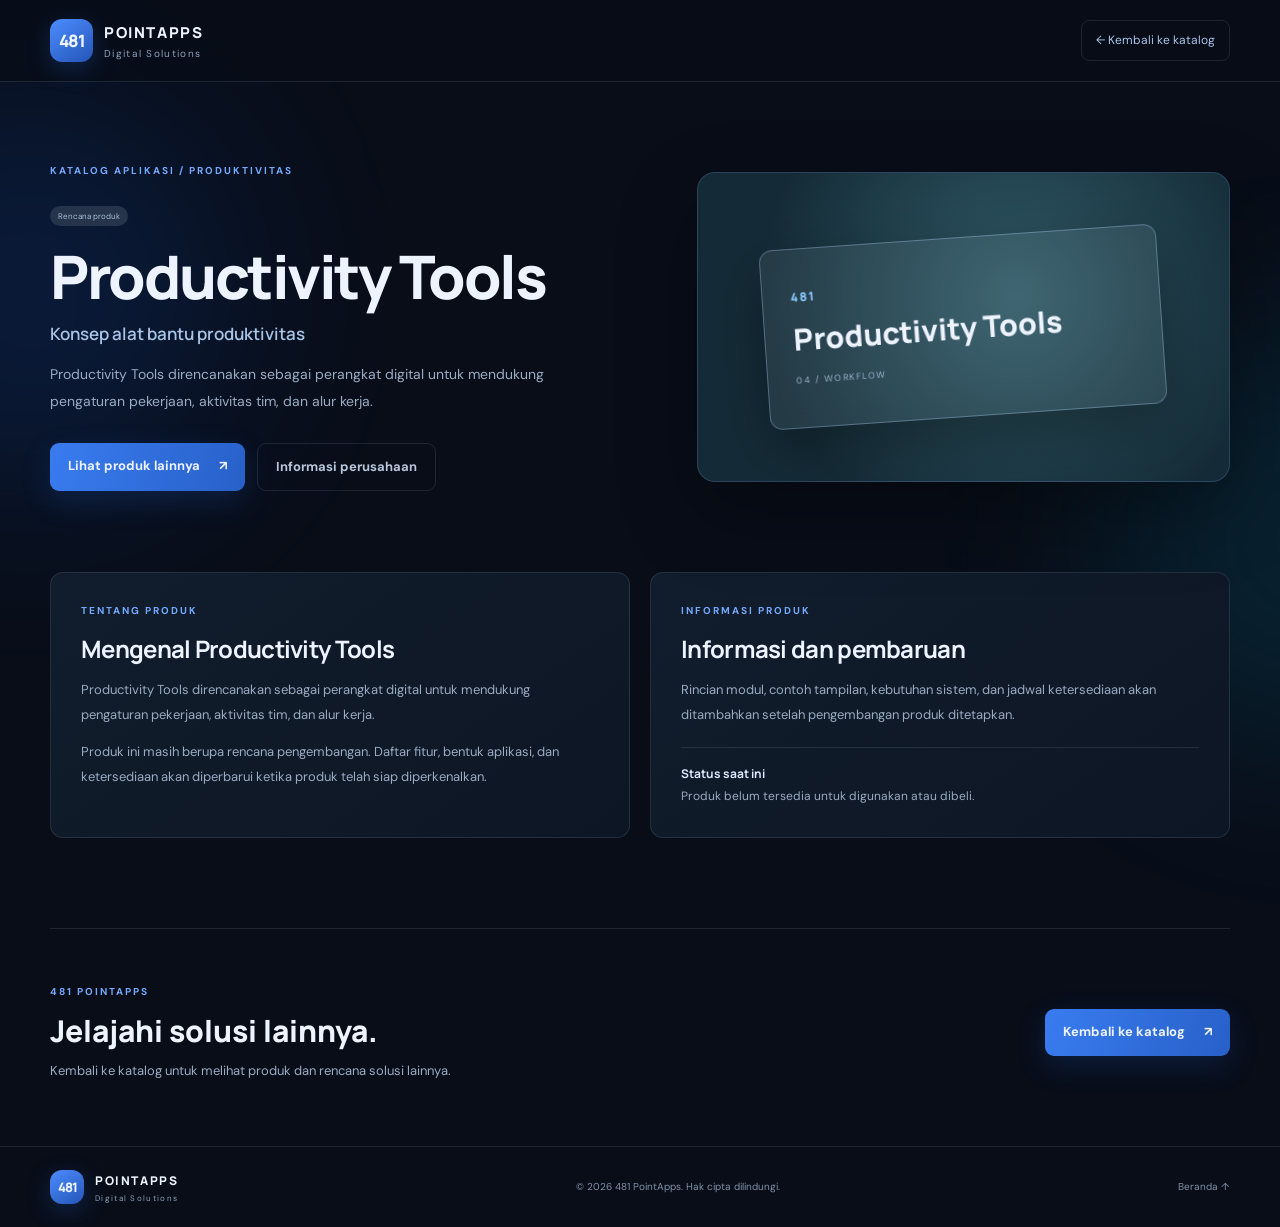
<file: produk/productivity-tools.html>
<!doctype html>
<html lang="id"><head><meta charset="utf-8"><meta name="viewport" content="width=device-width, initial-scale=1"><meta name="theme-color" content="#080d18"><meta name="description" content="Informasi Productivity Tools dari 481 PointApps."><title>Productivity Tools — 481 PointApps</title><link rel="icon" href="../assets/favicon.svg" type="image/svg+xml"><link rel="stylesheet" href="../assets/style.css"><link rel="stylesheet" href="../assets/detail.css"></head>
<body><div class="ambient ambient-one"></div><div class="ambient ambient-two"></div>
<header class="site-header"><a class="brand" href="../index.html"><span class="brand-mark">481</span><span class="brand-copy"><strong>POINTAPPS</strong><small>Digital Solutions</small></span></a><a class="detail-home" href="../index.html#produk">← Kembali ke katalog</a></header>
<main><section class="detail-hero section-wrap"><div class="detail-copy"><div class="eyebrow">KATALOG APLIKASI / PRODUKTIVITAS</div><div class="detail-status"><span class="status status-plan">Rencana produk</span></div><h1>Productivity Tools</h1><h2>Konsep alat bantu produktivitas</h2><p>Productivity Tools direncanakan sebagai perangkat digital untuk mendukung pengaturan pekerjaan, aktivitas tim, dan alur kerja.</p><div class="detail-actions"><a class="button button-primary" href="../index.html#produk">Lihat produk lainnya <span>↗</span></a><a class="button button-quiet" href="../index.html#kontak">Informasi perusahaan</a></div></div><div class="detail-art productivity-art"><div class="detail-art-inner"><span>481</span><strong>Productivity Tools</strong><small>04 / WORKFLOW</small></div></div></section>
<section class="detail-content section-wrap"><article class="detail-panel"><div class="eyebrow">TENTANG PRODUK</div><h2>Mengenal Productivity Tools</h2><p>Productivity Tools direncanakan sebagai perangkat digital untuk mendukung pengaturan pekerjaan, aktivitas tim, dan alur kerja.</p><p>Produk ini masih berupa rencana pengembangan. Daftar fitur, bentuk aplikasi, dan ketersediaan akan diperbarui ketika produk telah siap diperkenalkan.</p></article><article class="detail-panel"><div class="eyebrow">INFORMASI PRODUK</div><h2>Informasi dan pembaruan</h2><p>Rincian modul, contoh tampilan, kebutuhan sistem, dan jadwal ketersediaan akan ditambahkan setelah pengembangan produk ditetapkan.</p><div class="detail-note"><strong>Status saat ini</strong><span>Produk belum tersedia untuk digunakan atau dibeli.</span></div></article></section>
<section class="detail-bottom section-wrap"><div><div class="eyebrow">481 POINTAPPS</div><h2>Jelajahi solusi lainnya.</h2><p>Kembali ke katalog untuk melihat produk dan rencana solusi lainnya.</p></div><a class="button button-primary" href="../index.html#produk">Kembali ke katalog <span>↗</span></a></section></main>
<footer class="footer"><div class="section-wrap footer-inner"><a class="brand" href="../index.html"><span class="brand-mark">481</span><span class="brand-copy"><strong>POINTAPPS</strong><small>Digital Solutions</small></span></a><span>© <span id="year"></span> 481 PointApps. Hak cipta dilindungi.</span><a href="../index.html">Beranda ↑</a></div></footer><script>document.getElementById('year').textContent=new Date().getFullYear();</script></body></html>
</file>
<file: assets/style.css>
@import url('https://fonts.googleapis.com/css2?family=DM+Sans:wght@400;500;600;700&family=Manrope:wght@400;500;600;700;800&display=swap');
:root{--bg:#080d18;--panel:#101827;--panel2:#121e30;--line:rgba(174,196,226,.13);--text:#edf3ff;--muted:#9baac1;--blue:#4c8dff;--cyan:#54d5e8;--max:1180px}
*{box-sizing:border-box}html{scroll-behavior:smooth;scroll-padding-top:90px}body{margin:0;background:var(--bg);color:var(--text);font-family:'DM Sans',sans-serif;line-height:1.6;overflow-x:hidden}a{color:inherit;text-decoration:none}.ambient{position:absolute;z-index:-1;pointer-events:none;filter:blur(90px);opacity:.18;border-radius:50%}.ambient-one{width:420px;height:420px;background:#1454c4;top:80px;left:-180px}.ambient-two{width:420px;height:420px;background:#087d9b;top:330px;right:-240px}.section-wrap{width:min(var(--max),calc(100% - 48px));margin:auto}.site-header{height:82px;border-bottom:1px solid var(--line);display:flex;align-items:center;justify-content:space-between;padding:0 max(24px,calc((100% - var(--max))/2));background:rgba(8,13,24,.78);backdrop-filter:blur(18px);position:sticky;top:0;z-index:20}.brand{display:flex;align-items:center;gap:11px}.brand-mark{width:43px;height:43px;display:grid;place-items:center;border-radius:12px;background:linear-gradient(145deg,#4c8dff,#2455b7);font:800 17px Manrope;letter-spacing:-1px;box-shadow:0 7px 24px #2466d544}.brand-copy{display:grid;line-height:1.15}.brand-copy strong{font:800 15px Manrope;letter-spacing:1.6px}.brand-copy small{color:#8ea0bb;font-size:10px;letter-spacing:1.3px;margin-top:5px}.nav{display:flex;align-items:center;gap:35px;font-size:13px;color:#aab7ca}.nav a:hover,.nav a.active{color:#fff}.nav-cta{border:1px solid #426db1;border-radius:9px;padding:10px 15px;color:#eaf2ff!important}.nav-cta span{margin-left:9px;color:var(--cyan)}.menu-toggle{display:none;background:none;color:white;border:0;font-size:24px}.hero{min-height:620px;display:grid;grid-template-columns:1fr 1.05fr;align-items:center;gap:45px;padding-top:58px;padding-bottom:60px}.eyebrow{font-size:10px;letter-spacing:2px;font-weight:700;color:#75aaff;display:flex;align-items:center;gap:10px}.pulse{width:7px;height:7px;border-radius:50%;background:#54d5e8;box-shadow:0 0 13px #54d5e8}.hero h1,.section-heading h2,.about-copy h2,.contact h2{font:800 clamp(42px,5.4vw,67px)/1.12 Manrope;letter-spacing:-2.7px;margin:24px 0 19px}.hero h1 span,.section-heading h2 span,.about-copy h2 span{background:linear-gradient(90deg,#6ba5ff,#54d5e8);-webkit-background-clip:text;background-clip:text;color:transparent}.hero-lead{max-width:490px;color:#a8b6ca;font-size:16px;line-height:1.85}.hero-actions{display:flex;gap:13px;align-items:center;margin-top:31px}.button{padding:13px 18px;border-radius:9px;font-size:13px;font-weight:700;transition:.2s}.button-primary{background:linear-gradient(110deg,#397cf0,#2860c8);box-shadow:0 10px 30px #2466d533}.button-primary:hover{transform:translateY(-2px);box-shadow:0 14px 35px #2466d555}.button-primary span{margin-left:16px}.button-quiet{color:#b8c6da;border:1px solid var(--line)}.button-quiet:hover{border-color:#5e8dd4}.hero-note{margin-top:48px;color:#788ba8;font-size:11px;display:flex;align-items:center;gap:12px}.note-line{width:28px;height:1px;background:#4f8ce8}.hero-visual{position:relative;min-height:390px;display:grid;place-items:center}.visual-glow{position:absolute;width:390px;height:330px;background:#1261c8;filter:blur(95px);opacity:.23}.dashboard-card{position:relative;width:min(100%,520px);border:1px solid #49668d66;border-radius:15px;background:linear-gradient(145deg,#14243a,#0d1727);box-shadow:0 35px 90px #0008;overflow:hidden;transform:perspective(1100px) rotateY(-7deg) rotateX(3deg)}.dash-top{height:42px;border-bottom:1px solid var(--line);display:flex;align-items:center;padding:0 15px;gap:13px;font-size:8px;letter-spacing:1.2px;color:#8095b4}.dash-top b{margin-left:auto;color:#66d9bc;font-size:7px}.window-dots{display:flex;gap:4px}.window-dots i{width:6px;height:6px;border-radius:50%;background:#ef7474}.window-dots i:nth-child(2){background:#eab65d}.window-dots i:nth-child(3){background:#54c69b}.dash-body{display:flex;min-height:295px}.dash-side{width:57px;border-right:1px solid var(--line);padding:14px 13px;display:flex;align-items:center;flex-direction:column;gap:19px}.side-logo{font:800 11px Manrope;color:#70a7ff;margin-bottom:9px}.dash-side i{width:15px;height:15px;border:1px solid #516783;border-radius:5px}.dash-side i.selected{background:#3979e5;border-color:#3979e5;box-shadow:0 0 13px #3979e577}.dash-main{padding:22px 24px;flex:1}.dash-greeting small,.stat-grid small{display:block;font-size:7px;letter-spacing:1.4px;color:#8298b8}.dash-greeting strong{font:700 16px Manrope;display:block;margin-top:5px}.stat-grid{display:grid;grid-template-columns:1fr 1fr;gap:12px;margin:19px 0}.stat-grid>div{background:#1b2c43;border:1px solid #38516e66;padding:11px;border-radius:8px}.stat-grid strong{font:700 22px Manrope;display:block;margin:5px 0 0}.stat-grid em{font-style:normal;color:#7f95b2;font-size:8px}.chart-box{background:#17283d;border:1px solid #38516e66;border-radius:8px;padding:11px}.chart-heading{display:flex;justify-content:space-between;font-size:9px;color:#d7e4f8}.chart-heading small{color:#8298b8;font-size:7px}.chart-bars{height:66px;display:flex;align-items:end;gap:8px;margin-top:10px;border-bottom:1px solid #526985}.chart-bars i{flex:1;border-radius:3px 3px 0 0;background:linear-gradient(#5c9cff,#2761b9);opacity:.9}.dash-bottom{display:flex;gap:17px;margin-top:12px;font-size:7px;color:#91a4bf}.dash-bottom i{display:inline-block;width:6px;height:6px;border-radius:50%;background:#56d4e4;margin-right:4px}.dash-bottom span+span i{background:#6d8df5}.floating-chip{position:absolute;background:#15253a;border:1px solid #5b7da766;box-shadow:0 12px 35px #0006;border-radius:9px;padding:10px 13px;font-size:10px;color:#c9d8ed}.chip-top{top:48px;right:-4px}.chip-top span{color:#64d5e8;margin-right:6px}.chip-bottom{bottom:42px;left:-10px}.chip-dot{display:inline-block;width:7px;height:7px;background:#57d6b0;border-radius:50%;margin-right:7px}.trust-strip{height:75px;border-top:1px solid var(--line);border-bottom:1px solid var(--line);display:flex;align-items:center;justify-content:space-between;color:#7d8da6;font-size:9px;letter-spacing:1.5px}.trust-strip b{width:4px;height:4px;border-radius:50%;background:#4c8dff}.products{padding-top:112px;padding-bottom:115px}.section-heading{display:flex;justify-content:space-between;align-items:end}.section-heading h2,.about-copy h2{font-size:43px;letter-spacing:-1.8px;margin:13px 0 9px}.section-heading p,.about-copy p,.contact p{color:#96a7bf;font-size:14px;margin:0}.catalog-count{text-align:right;padding-bottom:8px}.catalog-count strong{display:block;font:700 27px Manrope}.catalog-count small{font-size:8px;letter-spacing:1.3px;color:#7f91ab}.catalog-toolbar{display:flex;justify-content:space-between;gap:20px;align-items:center;margin:37px 0 23px}.filters{display:flex;gap:7px;flex-wrap:wrap}.filter{background:transparent;border:1px solid var(--line);border-radius:7px;padding:9px 13px;color:#9aabc2;font:500 11px 'DM Sans';cursor:pointer}.filter:hover,.filter.active{background:#1c3a67;border-color:#3d73c5;color:#eaf2ff}.search-box{height:37px;min-width:190px;border:1px solid var(--line);border-radius:7px;display:flex;align-items:center;padding:0 11px;gap:8px;color:#7e91ac}.search-box span{font-size:22px}.search-box input{background:transparent;border:0;outline:0;color:#eaf2ff;width:100%;font:12px 'DM Sans'}.search-box input::placeholder{color:#71839e}.product-grid{display:grid;grid-template-columns:repeat(2,1fr);gap:20px}.product-card{background:linear-gradient(145deg,#111d2d,#0d1624);border:1px solid var(--line);border-radius:13px;overflow:hidden;transition:.25s}.product-card:hover{transform:translateY(-4px);border-color:#426ca7;box-shadow:0 18px 45px #0003}.product-art{height:205px;position:relative;overflow:hidden;display:grid;place-items:center;background:#142943}.glow-art{background:radial-gradient(ellipse at 55% 48%,#3a6291 0,#1b3859 36%,#122238 78%)}.art-orbit{position:absolute;border:1px solid #a8d8ff44;border-radius:50%;width:260px;height:260px}.orbit-one{transform:rotateX(64deg) rotateZ(-28deg)}.orbit-two{width:320px;height:170px;transform:rotateX(65deg) rotateZ(30deg)}.glow-window{position:relative;width:180px;height:132px;border:1px solid #b6d9ff66;background:#eaf3ff12;backdrop-filter:blur(8px);border-radius:9px;padding:12px 15px;box-shadow:0 15px 50px #0005;transform:rotate(-5deg)}.mini-top{display:flex;justify-content:space-between;font:700 8px Manrope;letter-spacing:2px;color:#c8e4ff}.mini-top span+span{color:#83d9ee}.mini-title{font:800 19px/1.1 Manrope;margin-top:13px;color:#fff}.mini-line{height:2px;width:38px;background:#71d5e8;margin-top:10px}.mini-pills{display:flex;gap:5px;margin-top:11px}.mini-pills i{height:5px;width:29px;background:#a8d4f466;border-radius:5px}.mini-pills i:first-child{background:#76d7e5}.art-label{position:absolute;bottom:14px;left:17px;font-size:8px;letter-spacing:1.6px;color:#9db3cf}.pos-art{background:radial-gradient(circle at 70% 30%,#315d85,#15283f 65%)}.pos-screen{width:170px;height:112px;border:1px solid #9abde477;background:#e4f1ff12;border-radius:8px;padding:13px;transform:rotate(5deg);box-shadow:0 15px 40px #0005}.pos-top{height:8px;width:55px;background:#77b9e8;border-radius:5px;margin-bottom:13px}.pos-row{height:7px;width:100%;background:#8cb5d344;border-radius:5px;margin:8px 0}.pos-row.short{width:63%}.pos-total{height:17px;width:45%;background:#4c91de;border-radius:4px;margin:12px 0 0 auto}.business-art{background:radial-gradient(circle at 40% 50%,#344e83,#19243e 70%)}.business-tiles{display:grid;grid-template-columns:repeat(2,55px);gap:8px;transform:rotate(-8deg)}.business-tiles i{height:48px;border:1px solid #9ab8ec66;background:#ffffff12;border-radius:8px;display:grid;place-items:center;color:#b8d4ff;font-style:normal;font-size:21px}.productivity-art{background:radial-gradient(circle at 60% 40%,#315b68,#142b37 70%)}.task-card{width:150px;background:#e8f3f41a;border:1px solid #a5d9db66;border-radius:9px;padding:14px;transform:rotate(5deg)}.task-card i{display:inline-grid;place-items:center;width:17px;height:17px;border-radius:5px;background:#5dc8b3;color:#0e2d35;font-style:normal;font-size:10px;margin-right:7px}.task-card span{display:block;height:5px;background:#a8d5d466;border-radius:5px;margin:10px 0 0 26px;width:85px}.task-card span:nth-of-type(2){width:68px}.task-card span:nth-of-type(3){width:95px}.coming-stamp{position:absolute;right:15px;top:15px;border:1px solid #a5c1e966;background:#101c2caa;border-radius:5px;padding:5px 8px;font-size:7px;letter-spacing:1px;color:#d2e3fa}.product-info{padding:20px}.product-meta{display:flex;align-items:center;justify-content:space-between;gap:10px}.category-tag{font-size:8px;letter-spacing:1.3px;color:#83aeea;font-weight:700}.status{font-size:8px;border-radius:20px;padding:5px 8px}.status-prep{background:#49391e;color:#f2c879}.status-plan{background:#25344a;color:#a8bdd9}.product-info h3{font:700 19px Manrope;margin:13px 0 7px}.product-info p{font-size:12px;color:#91a2b9;line-height:1.75;min-height:43px;margin:0}.product-foot{display:flex;justify-content:space-between;align-items:center;border-top:1px solid var(--line);padding-top:14px;margin-top:17px}.product-type,.muted-link{font-size:10px;color:#778ba7}.text-link{font-size:10px;color:#8ab7ff;font-weight:700}.text-link span{margin-left:5px}.empty-state{text-align:center;padding:35px;color:#9aabc2;border:1px dashed var(--line);border-radius:10px;margin-top:20px}.catalog-disclaimer{color:#6f829d;font-size:10px;margin-top:20px}.about-section{background:linear-gradient(110deg,#101e31,#0d1727);border-top:1px solid var(--line);border-bottom:1px solid var(--line)}.about-inner{min-height:360px;display:grid;grid-template-columns:.65fr 1.6fr .7fr;gap:50px;align-items:center;padding-top:60px;padding-bottom:60px}.about-mark{font:800 58px Manrope;letter-spacing:-5px;color:#dceaff}.about-mark span{color:#4d91ff}.about-copy h2{font-size:35px;line-height:1.2;margin:13px 0}.about-copy p{font-size:12px;line-height:1.9;margin-top:10px}.about-values{border-left:1px solid var(--line);padding-left:28px;display:grid;gap:15px}.about-values div{display:flex;align-items:center;gap:13px}.about-values strong{font:700 11px Manrope;color:#5c9cff}.about-values span{font-size:11px;color:#b5c4d9}.contact{padding-top:100px;padding-bottom:100px;display:flex;justify-content:space-between;align-items:center;gap:30px}.contact h2{font-size:40px;margin:13px 0}.contact p{font-size:12px}.contact-card{width:300px;border:1px solid var(--line);background:#111e30;border-radius:12px;padding:23px;display:grid;gap:9px}.contact-icon{width:36px;height:36px;border-radius:9px;background:#1b3c69;color:#8dbaff;display:grid;place-items:center}.contact-card strong{font:700 14px Manrope}.contact-card span{font-size:11px;color:#91a2b9;line-height:1.6}.contact-card small{font-size:10px;color:#70a8f9;margin-top:5px}.footer{border-top:1px solid var(--line);padding:23px 0}.footer-inner{display:flex;align-items:center;justify-content:space-between}.footer .brand-mark{width:34px;height:34px;font-size:13px}.footer .brand-copy strong{font-size:12px}.footer .brand-copy small{font-size:8px}.footer-inner>span,.footer-inner>a:last-child{font-size:10px;color:#8293aa}.footer-inner>a:last-child:hover{color:#fff}
@media(max-width:850px){.hero{grid-template-columns:1fr;gap:15px;padding-top:75px}.hero-content{text-align:center}.hero-content .eyebrow,.hero-actions,.hero-note{justify-content:center}.hero-lead{margin-left:auto;margin-right:auto}.hero-visual{min-height:360px}.trust-strip{font-size:7px;letter-spacing:.8px}.about-inner{grid-template-columns:.4fr 1.6fr;gap:25px}.about-values{grid-column:2;display:flex;border-left:0;padding-left:0}.about-values div{gap:7px}.about-values span{font-size:10px}}
@media(max-width:620px){.section-wrap{width:min(100% - 32px,var(--max))}.site-header{height:70px;padding:0 16px}.menu-toggle{display:block}.nav{display:none;position:absolute;top:69px;left:0;right:0;background:#0d1727;border-bottom:1px solid var(--line);padding:18px 20px;flex-direction:column;align-items:stretch;gap:17px}.nav.open{display:flex}.nav-cta{text-align:center}.hero{padding-top:58px;min-height:auto}.hero h1{font-size:44px;letter-spacing:-2px}.hero-lead{font-size:14px}.hero-actions{flex-wrap:wrap}.hero-visual{min-height:290px}.dashboard-card{transform:none}.dash-body{min-height:250px}.dash-main{padding:17px 13px}.dash-greeting strong{font-size:13px}.floating-chip{font-size:8px;padding:8px}.chip-top{right:0;top:18px}.chip-bottom{left:0;bottom:12px}.trust-strip{height:auto;min-height:65px;flex-wrap:wrap;justify-content:center;gap:10px 14px;padding:14px 0}.trust-strip span{font-size:7px}.products{padding-top:75px;padding-bottom:75px}.section-heading{align-items:start}.section-heading h2{font-size:32px}.section-heading p{font-size:12px;max-width:260px}.catalog-count{display:none}.catalog-toolbar{align-items:stretch;flex-direction:column;margin:25px 0 18px}.filters{gap:6px}.filter{font-size:10px;padding:8px 10px}.search-box{width:100%}.product-grid{grid-template-columns:1fr;gap:15px}.product-art{height:190px}.about-inner{grid-template-columns:1fr;gap:18px;padding-top:50px;padding-bottom:50px}.about-mark{font-size:43px}.about-copy h2{font-size:30px}.about-values{grid-column:auto}.contact{padding-top:70px;padding-bottom:70px;display:grid}.contact h2{font-size:34px}.contact-card{width:100%}.footer-inner{gap:15px;flex-wrap:wrap}.footer-inner>span{order:3;width:100%}}
.brand-logo {
    width: 48px;
    height: 48px;
    object-fit: contain;
    display: block;
}
</file>
<file: assets/detail.css>
.detail-home{font-size:12px;color:#a9c5e9;border:1px solid var(--line);padding:10px 14px;border-radius:8px}.detail-home:hover{border-color:#5e8dd4;color:#fff}.detail-hero{min-height:490px;display:grid;grid-template-columns:1fr .9fr;align-items:center;gap:55px;padding-top:65px;padding-bottom:65px}.detail-status{margin-top:22px}.detail-copy h1{font:800 clamp(38px,5vw,60px)/1.12 Manrope;letter-spacing:-2.5px;margin:17px 0 12px}.detail-copy h2{font:600 17px Manrope;color:#a9c4e6;margin:0 0 16px}.detail-copy p{max-width:570px;color:#9aabc2;font-size:14px;line-height:1.9}.detail-actions{display:flex;gap:12px;flex-wrap:wrap;margin-top:28px}.detail-art{min-height:310px;border:1px solid #49668d66;border-radius:18px;display:grid;place-items:center;position:relative;overflow:hidden;box-shadow:0 30px 80px #0005}.detail-art-inner{position:relative;width:75%;min-height:180px;padding:28px;border:1px solid #b6d9ff55;border-radius:13px;background:#eaf3ff12;backdrop-filter:blur(10px);display:flex;flex-direction:column;justify-content:center;box-shadow:0 20px 60px #0005;transform:rotate(-4deg)}.detail-art-inner span{font:800 12px Manrope;letter-spacing:2px;color:#8bc9ff}.detail-art-inner strong{font:800 clamp(20px,3vw,30px)/1.2 Manrope;margin:16px 0}.detail-art-inner small{font-size:9px;letter-spacing:1.5px;color:#9db3cf}.detail-content{display:grid;grid-template-columns:1fr 1fr;gap:20px;padding-bottom:90px}.detail-panel{background:linear-gradient(145deg,#111d2d,#0d1624);border:1px solid var(--line);border-radius:13px;padding:30px}.detail-panel h2{font:700 24px Manrope;letter-spacing:-.7px;margin:13px 0}.detail-panel p{font-size:13px;line-height:1.9;color:#9aabc2}.detail-note{border-top:1px solid var(--line);padding-top:17px;margin-top:20px;display:grid;gap:5px}.detail-note strong{font:700 12px Manrope;color:#dceaff}.detail-note span{font-size:12px;color:#9aabc2}.detail-bottom{border-top:1px solid var(--line);padding-top:55px;padding-bottom:65px;display:flex;align-items:center;justify-content:space-between;gap:25px}.detail-bottom h2{font:800 30px Manrope;margin:10px 0}.detail-bottom p{font-size:13px;color:#9aabc2;margin:0}@media(max-width:760px){.detail-hero{grid-template-columns:1fr;gap:30px;padding-top:55px}.detail-art{min-height:240px}.detail-content{grid-template-columns:1fr;padding-bottom:65px}.detail-bottom{align-items:flex-start;flex-direction:column}.detail-copy h1{font-size:42px}}


.feature-section{padding-top:0;padding-bottom:80px}
.feature-grid{display:grid;grid-template-columns:repeat(3,minmax(0,1fr));gap:14px;margin-top:25px}
.feature-card{background:linear-gradient(145deg,#111d2d,#0d1624);border:1px solid var(--line);border-radius:13px;padding:23px;min-height:165px}
.feature-card>span{font:700 11px Manrope;color:#83bfff;letter-spacing:1px}
.feature-card h3{font:700 16px Manrope;margin:15px 0 9px;color:#e7f1ff}
.feature-card p,.feature-list{font-size:13px;line-height:1.85;color:#9aabc2}
.feature-card p{margin:0}
.feature-list{padding-left:19px;margin:13px 0 0}
.feature-list li{padding:0 0 9px 3px}
.feature-list strong{color:#dceaff}
@media(max-width:900px){.feature-grid{grid-template-columns:repeat(2,minmax(0,1fr))}}
@media(max-width:560px){.feature-grid{grid-template-columns:1fr}.feature-card{min-height:0}}

.glow-gallery{padding-top:10px;padding-bottom:76px}
.glow-gallery-grid{display:grid;grid-template-columns:1fr 1fr;gap:18px;margin-top:25px}
.glow-shot{margin:0;overflow:hidden;border:1px solid var(--line);border-radius:14px;background:#101a29}
.glow-shot img{display:block;width:100%;height:auto;object-fit:contain;background:#f8f4f1}
.glow-shot figcaption{display:flex;flex-direction:column;gap:5px;padding:15px 17px}
.glow-shot figcaption strong{color:#e7f1ff;font:700 14px Manrope}
.glow-shot figcaption span{color:#9aabc2;font-size:12px;line-height:1.6}
@media(max-width:700px){.glow-gallery-grid{grid-template-columns:1fr}}
</file>
